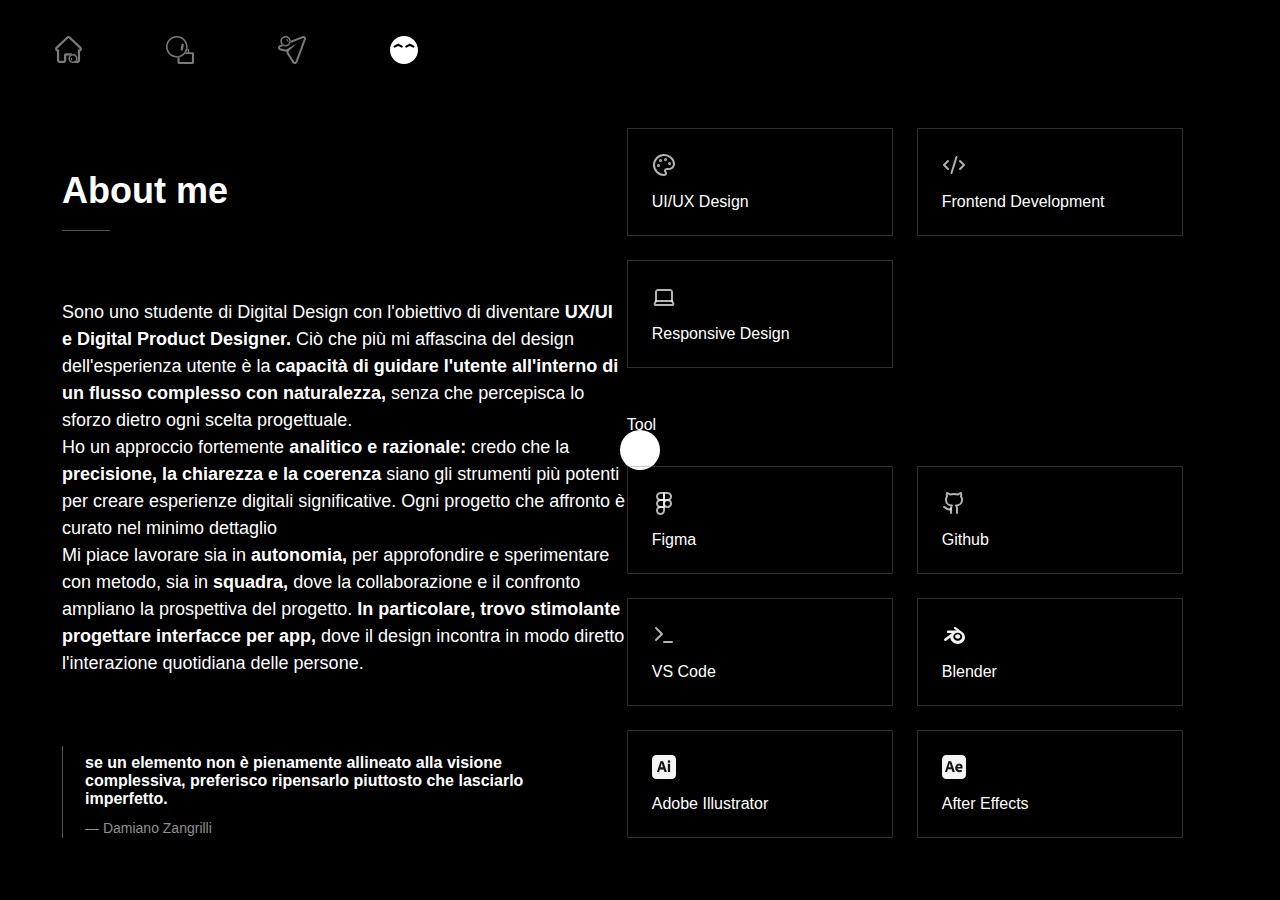
<file: about.html>
<!DOCTYPE html>
<html lang="it">
<head>
    <meta charset="UTF-8">
    <meta name="viewport" content="width=device-width, initial-scale=1.0">
    <title>Damiano Zangrilli - About</title>
    
    <link rel="icon" type="image/svg+xml" href="marchio.svg" sizes="any">
    <link rel="stylesheet" href="Styleabout.css">
</head>
<body>
    
     <nav class="Navigation">
    <div class="Nav_link">
        <a class="Nav_text" href="index.html">
            <div class="home-icon"></div>
            <span class="nav-label">Home</span>
        </a>
        <a class="Nav_text" href="Work.html">
            <div class="work-icon"></div>
            <span class="nav-label">Work</span>
        </a>
        <a class="Nav_text" href="contatti.html">
            <div class="contatti-icon"></div>
            <span class="nav-label">Contatti</span>
        </a>
        <a id="Actual_page" class="Nav_text" href="about.html">
            <div class="about-icon"></div>
            <span class="nav-label">About</span>
        </a>
    </div>
</nav>
    <div class="container_left_and_right">
    <div class="container_father">
        <div class="about_me_container">
            <p class="about_me">About me</p>
            <div class="line"></div>
        </div>

 <div class="container_father_paragrafi">        
    <div class="paragraph_container"><p class="Paragrafo">Sono uno studente di Digital Design con l'obiettivo di diventare <strong>UX/UI e Digital Product Designer.</strong>
Ciò che più mi affascina del design dell'esperienza utente è la <strong> capacità di guidare l'utente all'interno di un flusso complesso con naturalezza,</strong> senza che percepisca lo sforzo dietro ogni scelta progettuale.
        </p> </div>
        <div class="paragraph_container"><p class="Paragrafo">Ho un approccio fortemente <strong> analitico e razionale:</strong> credo che la <strong> precisione, la chiarezza e la coerenza</strong> siano gli strumenti più potenti per creare esperienze digitali significative. Ogni progetto che affronto è curato nel minimo dettaglio
        </p> </div>
        <div class="paragraph_container"><p class="Paragrafo">Mi piace lavorare sia in <strong>autonomia,</strong> per approfondire e sperimentare con metodo, sia in <strong>squadra,</strong> dove la collaborazione e il confronto ampliano la prospettiva del progetto. <strong>In particolare, trovo stimolante progettare interfacce per app,</strong> dove il design incontra in modo diretto l'interazione quotidiana
delle persone.</p></div>
</div>


        <div class="cit_container">
            <p class="cit">se un elemento non è pienamente allineato alla visione complessiva, preferisco ripensarlo piuttosto   che lasciarlo imperfetto.</p>
            <p class="nominative">— Damiano Zangrilli</p>
        </div>
    </div>

    <div class="skill_and_tool">
        <div class="skill">
            <p class="Paragraph_tittle">Skill</p>
            <div class="container_box_skill_and_tool"> 
                <div class="info_tool_and_skill"><div class="icon" id="icon_1"></div> <p class="Paragraph_tittle">UI/UX Design</p></div>
                <div class="info_tool_and_skill"><div class="icon" id="icon_2"></div> <p class="Paragraph_tittle">Frontend Development</p></div>
                <div class="info_tool_and_skill"><div class="icon" id="icon_3"></div> <p class="Paragraph_tittle"> Responsive Design</p></div>

            </div>
        </div>


        <div class="tool">
            <p class="Paragraph_tittle">Tool</p>
            <div class="container_box_skill_and_tool">
                <div class="info_tool_and_skill"><div class="icon" id="icon_4"></div> <p class="Paragraph_tittle">Figma</p></div>
                <div class="info_tool_and_skill"><div class="icon" id="icon_5"></div> <p class="Paragraph_tittle">Github</p></div>
                <div class="info_tool_and_skill"><div class="icon" id="icon_6"></div> <p class="Paragraph_tittle">VS Code</p></div>
                <div class="info_tool_and_skill"><div class="icon" id="icon_7"></div> <p class="Paragraph_tittle">Blender</p></div>
                <div class="info_tool_and_skill"><div class="icon" id="icon_8"></div> <p class="Paragraph_tittle">Adobe Illustrator</p></div>
                <div class="info_tool_and_skill"><div class="icon" id="icon_9"></div> <p class="Paragraph_tittle">After Effects</p></div>
            </div>

        </div>

    </div>


</div>
    
        <div class="cursor"></div>
<script src="transition.js"></script>
<script src="cursor.js"></script>
</body>
</html>
</file>
<file: Styleabout.css>
@font-face {
  font-family: "HelveticaDisplay";
  src: url("../Font/Helvetica_Display_regular.woff") format("woff"),
       url("../Font/Helvetica_Display_regular2.woff") format("woff");
  font-weight: 400;
  font-style: normal;
}

@font-face {
  font-family: "HelveticaDisplay";
  src: url("../Font/Helvetica_Display.woff") format("woff"),
       url("../Font/Helvetica_Display2.woff") format("woff");
  font-weight: 700;
  font-style: normal;
}

html,body {
    height: 100%;
    cursor: none;
    background-color: #000000;
    display: flex;
    flex-direction: column;
    justify-content: flex-end;
   
}

::-webkit-scrollbar {
  width: 0;
  height: 0;
  background: transparent;   /* WebKit */
}
/* Nasconde il puntatore nativo anche su elementi interattivi (es. link e bottoni) */
a, a:link, a:visited, a:hover, a:active,
button, input, textarea, select, label {
    cursor: none !important;
}

/* Cursore personalizzato */
.cursor {
    position: fixed;
    width: 40px;
    height: 40px;
    background-color: white;
    border-radius: 50%;
    pointer-events: none;
    mix-blend-mode: difference;
    transform: translate(-50%, -50%) scale(1);
    transition: all 0.35s cubic-bezier(0.25, 1, 0.5, 1);
    opacity: 0;
    z-index: 9999;
}

@media (max-width: 1920px) {
strong{
    font-family: "roboto", sans-serif;
    font-weight: 600;
}

/* TENDINA DI TRANSIZIONE */
.page-shutter {
  position: fixed;
  inset: 0;
  width: 100%;
  height: 100%;
  background: #ffffff;
  pointer-events: none;
  z-index: 10000; /* sopra contenuti ma sotto cursor (9999 -> se vuoi che cursor resti sopra, usa 10001) */
  mix-blend-mode: difference; /* stesso comportamento di contrasto del cursore */

  /* STATO INIZIALE (Nascosto in alto) */
  transform: translateY(-100%);
  
  /* LA MAGIA: 1s durata, curva ease-in-out */
  transition: transform 1s ease-in-out;
  
  /* Ottimizzazione per evitare scatti (rendering su GPU) */
  will-change: transform;
  pointer-events: none; /* Lascia cliccare sotto quando è su */
}


/* override: quando aggiungo .down (discesa) uso una transizione più corta per essere più reattiva */
.page-shutter.down {
    transform: translateY(0%); /* Copre lo schermo */
    pointer-events: all; /* Blocca i click mentre copre */
    
  transition: transform 1s ease-in-out;
}

/* classe reveal non strettamente necessaria (riferimento) */
.page-shutter.reveal {
  transform: translateY(-100%);
}
.Nav_text {
    font-family: "Helvetica Now Display", sans-serif;
    font-weight: 400;
    font-size: 18px;
    line-height: 21px;
    color: #ffffff;
    text-decoration: none;
    opacity: 0.5;                           /* 🔹 Opacità iniziale */
    transition: opacity 0.3s ease, 
                transform 0.3s ease;        /* 🔹 Aggiunta transizione per il movimento */
    transform: scale(1);                    /* 🔹 Stato base */
}

.Nav_text:hover {
    opacity: 1;                             /* 🔹 Opacità completa */
    transform: scale(1.25);                 /* 🔹 Leggero ingrandimento */
     filter: brightness(1.2);
}


#Actual_page {
    opacity: 1;                       /* 🔹 Opacità al passaggio del mouse */
    filter: brightness(1.2);
}

.Navigation{
    position: fixed;
    top: 0;
    left: 0;
    right: 0;
    bottom: 0;
    background-color: #000000;
    display: flex;
    flex-direction: row;
    align-items: center;
    justify-content: space-between;
    width: auto;
    height: 100px;
    padding-left: 63px;
    padding-right: 54px;
}
.Nav_link {
    width: auto;
    height: auto;
    display: flex;
    flex-direction: row;
    gap: 84px;
}
.Nav_text {
    font-family: "Helvetica Now Display", sans-serif;
    font-weight: 400;
    font-size: 18px;
    line-height: 21px;
    color: #ffffff;
    text-decoration: none;
}
.info{
     font-family: "roboto", sans-serif;
    font-weight: 700;
    color: #ffffff;
}
.Insta{
    height: 24px;
    width: 27.93px;
    background: url(insta.svg) no-repeat center;
    background-size: contain;
    filter: invert(100%) brightness(200%);
}
.Gmail{
    height: 24px;
    width: 27.93px;
    background: url(gmail.svg) no-repeat center;
    background-size: contain;
    filter: invert(100%) brightness(200%);
}
.father_insta{
    width: auto;
    height: auto;
    display: flex;
    flex-direction: row;
    align-items: center;
    gap: 4px;
}
.father_gmail{
    width: auto;
    height: auto;
    display: flex;
    flex-direction: row;
    flex-wrap: nowrap;
    align-items: center;
    gap: 4px;
}
.Social{
    display: flex;
    flex-direction: column;
    align-items: flex-start;
    width: fit-content;
    height: fit-content;
}

.Container_about{
    height: fit-content;
    display: flex;
    flex-direction: row;
    justify-content: space-between;
    align-items: flex-end;
    padding: 0 54px;
    
}
.Header_about{
    width: 555px;
    height: fit-content;
    display: flex;
    flex-direction: column;
    gap: 40px;
}
.Tittle_about{
    font-family: "Helvetica Now Display", sans-serif;
    font-weight: 700;
    font-size: 88px;
    line-height: 104px;
    color: #ffffff;
    margin: 0;
}
.Subtitle_about{
    font-family: "roboto", sans-serif;
    font-weight: 400;
    font-size: 18px;
    line-height: 27px;
    color: #ffffff;
    margin: 0;
    letter-spacing: 0%;
}
.Container_logo_software{
    height: fit-content;
    width: fit-content;
    display: flex;
    flex-direction: row;
    gap: 55px;
}
.Logo_svg{
    width: 59px;
    height: 85px;
    background: url(figma-icon-one-color\ 1.svg) no-repeat center;
    background-size: contain;
}
.Container_left{
    width: 735px;
    display: flex;
    flex-direction: column;
    justify-content: space-between;
}
#Adobe{
    width: 63px;
    height: 85px;
    background: url(adobe-creative-cloud-cc\ 1.svg) no-repeat center;
    background-size: contain;
}
#Framer{
    width: 59px;
    height: 85px;
    background: url(framer-1\ 1.svg) no-repeat center;
    background-size: contain;
}

.Paragraph{
    font-family: "roboto", sans-serif;
    font-weight: 400;
    font-size: 18px;
    line-height: 27px;
    letter-spacing: 0%;
    color: #ffffff;
}
.photo{
    width: 438px;
    height: 438px;
    background: url(Profile_pic.jpg) no-repeat center;
    background-size: cover;
    border-radius: 225px;
}
}
@media (max-width: 1728px){
    strong{
    font-family: "roboto", sans-serif;
    font-weight: 600;
}

.Nav_text {
    font-family: "Helvetica Now Display", sans-serif;
    font-weight: 400;
    font-size: 18px;
    line-height: 21px;
    color: #ffffff;
    text-decoration: none;
    opacity: 0.5;                           /* 🔹 Opacità iniziale */
    transition: opacity 0.3s ease, 
                transform 0.3s ease;        /* 🔹 Aggiunta transizione per il movimento */
    transform: scale(1);                    /* 🔹 Stato base */
}

.Nav_text:hover {
    opacity: 1;                             /* 🔹 Opacità completa */
    transform: scale(1.25);                 /* 🔹 Leggero ingrandimento */
     filter: brightness(1.2);
}


#Actual_page {
    opacity: 1;                       /* 🔹 Opacità al passaggio del mouse */
    filter: brightness(1.2);
}

.Navigation{
    position: fixed;
    top: 0;
    left: 0;
    right: 0;
    bottom: 0;
    background-color: #000000;
    display: flex;
    flex-direction: row;
    align-items: center;
    justify-content: space-between;
    width: auto;
    height: 100px;
    padding-left: 54px;
    padding-right: 54px;
}
.Nav_link {
    width: auto;
    height: auto;
    display: flex;
    flex-direction: row;
    gap: 84px;
}
.Nav_text {
    font-family: "Helvetica Now Display", sans-serif;
    font-weight: 400;
    font-size: 18px;
    line-height: 21px;
    color: #ffffff;
    text-decoration: none;
}
.info{
     font-family: "roboto", sans-serif;
    font-weight: 700;
    color: #ffffff;
}
.Insta{
    height: 24px;
    width: 27.93px;
    background: url(insta.svg) no-repeat center;
    background-size: contain;
    filter: invert(100%) brightness(200%);
}
.Gmail{
    height: 24px;
    width: 27.93px;
    background: url(gmail.svg) no-repeat center;
    background-size: contain;
    filter: invert(100%) brightness(200%);
}
.father_insta{
    width: auto;
    height: auto;
    display: flex;
    flex-direction: row;
    align-items: center;
    gap: 4px;
}
.father_gmail{
    width: auto;
    height: auto;
    display: flex;
    flex-direction: row;
    flex-wrap: nowrap;
    align-items: center;
    gap: 4px;
}
.Social{
    display: flex;
    flex-direction: column;
    align-items: flex-start;
    width: fit-content;
    height: fit-content;
}

.Container_about{
    height: fit-content;
    display: flex;
    flex-direction: row;
    justify-content: space-between;
    align-items: flex-end;
    padding: 0 54px;
    
}
.Header_about{
    width: 555px;
    height: fit-content;
    display: flex;
    flex-direction: column;
    gap: 40px;
}
.Tittle_about{
    height: fit-content;
    font-family: "Helvetica Now Display", sans-serif;
    font-weight: 700;
    font-size: 88px;
    color: #ffffff;
    margin: 0;
}
.Subtitle_about{
    font-family: "roboto", sans-serif;
    font-weight: 400;
    font-size: 18px;
    line-height: 27px;
    color: #ffffff;
    margin: 0;
    letter-spacing: 0%;
}
.Container_logo_software{
    height: fit-content;
    width: fit-content;
    display: flex;
    flex-direction: row;
    gap: 55px;
}
.Logo_svg{
    width: 59px;
    height: 85px;
    background: url(figma-icon-one-color\ 1.svg) no-repeat center;
    background-size: contain;
}
.Container_left{
    display: flex;
    flex-direction: column;
    gap: 166px;
}
#Adobe{
    width: 63px;
    height: 85px;
    background: url(adobe-creative-cloud-cc\ 1.svg) no-repeat center;
    background-size: contain;
}
#Framer{
    width: 59px;
    height: 85px;
    background: url(framer-1\ 1.svg) no-repeat center;
    background-size: contain;
}

.Paragraph{
    width: 1290px;
    font-family: "roboto", sans-serif;
    font-weight: 400;
    font-size: 18px;
    line-height: 27px;
    letter-spacing: 0%;
    color: #ffffff;
}
.photo{
    width: 300px;
    height: 300px;
    background: url(Profile_pic.jpg) no-repeat center;
    background-size: cover;
    border-radius: 225px;
}
    
}

.home-icon {
    width: 28px;
    height: 28px;
    background: url('home+identity_no_fill.svg') no-repeat center;
    background-size: contain;
}

.work-icon {
    width: 28px;
    height: 28px;
    background: url('work+identity_no_fill.svg') no-repeat center;
    background-size: contain;
}

.contatti-icon {
    width: 28px;
    height: 28px;
    background: url('Send_outline_no_fill.svg') no-repeat center;
    background-size: contain;
}

.about-icon {
    width: 28px;
    height: 28px;
    background: url('about+identity_fill.svg') no-repeat center;
    background-size: contain;
}

.Nav_link a {
    display: flex;
    flex-direction: column;
    align-items: center;
    gap: 6px;
    position: relative;
}

.nav-label {
    font-family: "Helvetica Now Display", sans-serif;
    font-size: 14px;
    color: #ffffff;
    opacity: 0;
    transition: opacity 0.3s ease;
    position: absolute;
    top: 100%;
    white-space: nowrap;
}

.Nav_link a:hover .nav-label {
    opacity: 1;
}
.Container_info_about{
    width: 622px;
}
.container_left_and_right{
display: flex;
flex-direction: row;
justify-content: space-between;
align-items: flex-end;
  padding: 0 54px;
  margin-bottom: 54px;
}
.container_father{
    height: 669px;
    width: 810px;
    display: flex;
    flex-direction: column;
    justify-content: space-between;
  
}
.about_me_container{
    display: flex;
    flex-direction: column;
    gap: 16px;
}
.about_me{
    line-height: 124%;
    height: fit-content;
    font-size: 36px;
    font-family: "Helvetica Now Display", sans-serif;
    font-weight: Bold;
    color: rgba(255, 255, 255, 1);
    padding: 0 0;
    margin: 0;
}
.line{
    width: 48px;
    height: 1px;
    background-color: #ffffff54;
}
.container_father_paragrafi{
    height: 378px;
    display: flex;
    flex-direction: column;
    justify-content: space-between;
}
.Paragrafo{
    font-family: "roboto", sans-serif;
    font-weight: 400;
    font-size: 18px;
    line-height: 27px;
    color: #ffffff;
    margin: 0;
}
.cit_container{
    display: flex;
    flex-direction: column;
    gap: 12px;
    border-left:  #ffffff54 1px solid ;
    height: 76px;
    padding: 8px 22px ;
}
.cit{
    font-family: "roboto", sans-serif;
    font-weight: 600;
    font-size: 16px;
    color: #ffffff;
    margin: 0;
}
.nominative{
    
    font-family: "roboto", sans-serif;
    font-weight: 400;
    font-size: 14px;
    color:  #ffffff91;
    margin: 0;
}
.skill_and_tool{
    width: 848px;
    display: flex;
    flex-direction: column;
    gap: 48px;
}
.Paragraph_tittle{
    width: 216px;
    font-family: "roboto", sans-serif;
    font-weight: 400;
    font-size: 16px;
    color: #ffffff;
    margin: 0;
}
.skill{
    display: flex;
    flex-direction: column;
    gap: 32px;
}
.tool{
    
    display: flex;
    flex-direction: column;
    gap: 32px;
}
.container_box_skill_and_tool{
    display: flex;
    flex-direction: row;
    flex-wrap: wrap;
    gap: 24px;
}
.info_tool_and_skill{
    width: fit-content;
    height: fit-content;
    display: flex;
    flex-direction: column;
    gap: 16px;
    padding: 24px 24px;
    border: #ffffff2f 1px solid;
}
.info_tool_and_skill:hover {
    /* Rimuovi '2f' dalla fine del codice colore per togliere la trasparenza */
    border: #ffffff59 1px solid;
}
.icon{
   width: 24px;
   height: 24px;
   color: #ffffff; 
}
#icon_1{
    background: url(draw_icon.svg) no-repeat center;
    background-size: contain;
}

#icon_2{
    background: url(code_icon.svg) no-repeat center;
    background-size: contain;
}

#icon_3{
    background: url(pc_icon.svg) no-repeat center;
    background-size: contain;
}

#icon_4{
    background: url(figma_icon.svg) no-repeat center;
    background-size: contain;
}

#icon_5{
    background: url(github_icon.svg) no-repeat center;
    background-size: contain;
}

#icon_6{
    background: url(vsc_icon.svg) no-repeat center;
    background-size: contain;
}

#icon_7{
    background: url(Blender_icon.svg) no-repeat center;
    background-size: contain;
}

#icon_8{
    background: url(illustartor_icon.svg) no-repeat center;
    background-size: contain;
}

#icon_9{
    background: url(after_effect_icon.svg) no-repeat center;
    background-size: contain;
}
</file>
